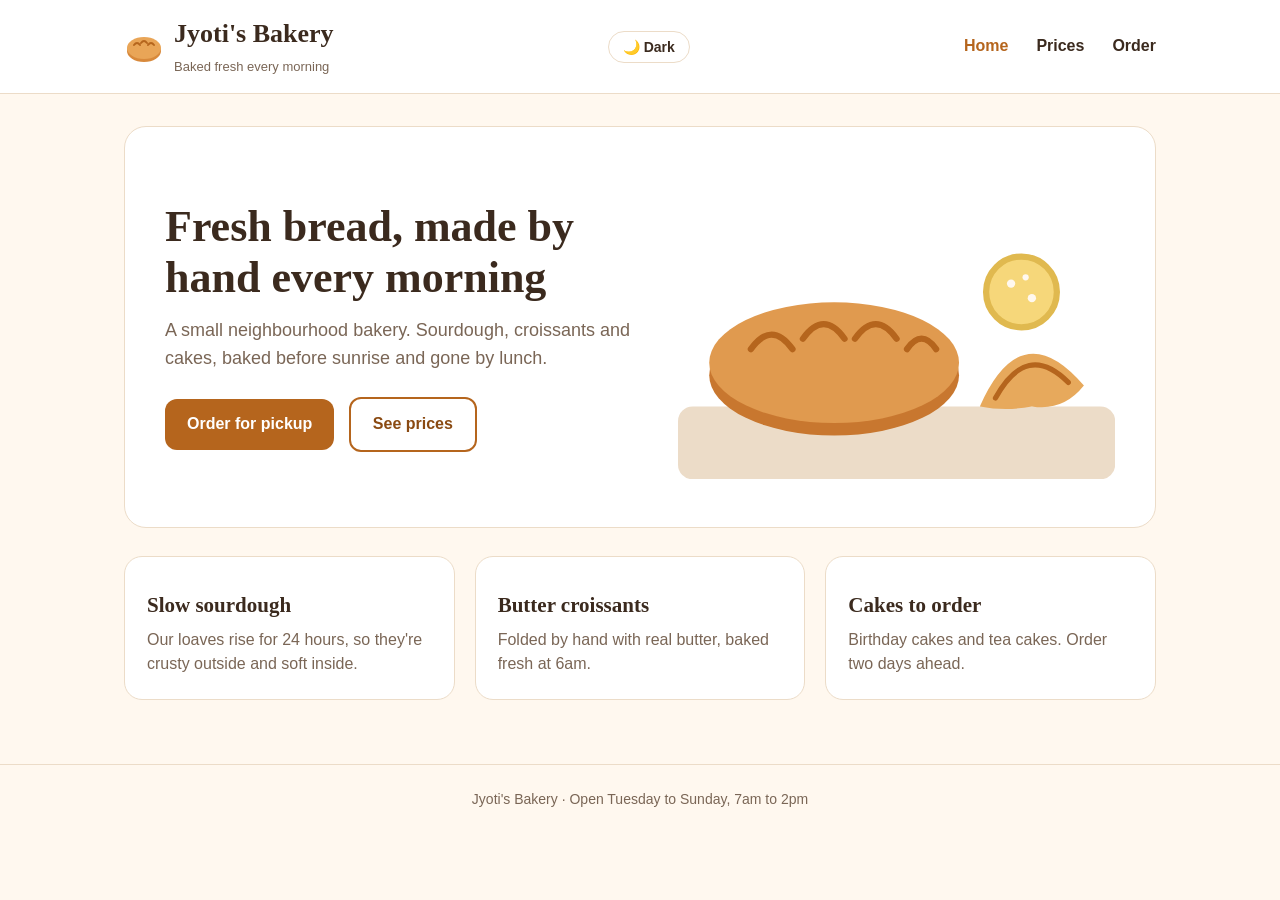
<file: index.html>
<!DOCTYPE html>
<html lang="en">
<head>
  <meta charset="utf-8">
  <meta name="viewport" content="width=device-width, initial-scale=1">
  <title>Home | Jyoti's Bakery</title>
  <script src="theme.js"></script>
  <link rel="stylesheet" href="styles.css">
</head>
<body>
<header class="site-header">
  <div class="header-inner">
    <a class="brand" href="index.html">
      <svg width="40" height="40" viewBox="0 0 40 40" aria-hidden="true"><ellipse cx="20" cy="24" rx="17" ry="11" fill="#d8893b"/><ellipse cx="20" cy="21" rx="17" ry="11" fill="#e9a557"/><path d="M10 18 q3 -4 6 0 M17 16 q3 -4 6 0 M24 18 q3 -4 6 0" stroke="#b5651d" stroke-width="2" fill="none" stroke-linecap="round"/></svg>
      <span><span class="brand-name">Jyoti's Bakery</span><br><span class="brand-tag">Baked fresh every morning</span></span>
    </a>
    <div class="header-actions">
      <button class="theme-toggle" type="button" aria-label="Toggle dark mode">🌙 Dark</button>
      <button class="menu-button" aria-expanded="false" aria-controls="site-nav">&#9776; Menu</button>
    </div>
    <nav id="site-nav">
      <ul>
        <li><a href="index.html" class="active">Home</a></li>
        <li><a href="prices.html">Prices</a></li>
        <li><a href="order.html">Order</a></li>
      </ul>
    </nav>
  </div>
</header>
<main>
<section class="hero">
  <div>
    <h1>Fresh bread, made by hand every morning</h1>
    <p>A small neighbourhood bakery. Sourdough, croissants and cakes, baked before sunrise and gone by lunch.</p>
    <a class="btn" href="order.html">Order for pickup</a>
    <a class="btn secondary" href="prices.html">See prices</a>
  </div>
  <div><svg viewBox="0 0 420 300" width="100%" role="img" aria-label="Fresh bread and pastries">
  <rect x="0" y="230" width="420" height="70" rx="14" fill="#ecdcc8"/>
  <ellipse cx="150" cy="200" rx="120" ry="58" fill="#c8772f"/>
  <ellipse cx="150" cy="188" rx="120" ry="58" fill="#e09a4f"/>
  <path d="M70 175 q20 -28 40 0 M120 165 q20 -28 40 0 M170 165 q20 -28 40 0 M220 175 q14 -20 28 0" stroke="#b5651d" stroke-width="6" fill="none" stroke-linecap="round"/>
  <path d="M290 230 q40 -90 100 -20 q-20 25 -50 20 q-25 5 -50 0z" fill="#e7a95c"/>
  <path d="M305 222 q30 -55 70 -15" stroke="#b5651d" stroke-width="5" fill="none" stroke-linecap="round"/>
  <circle cx="330" cy="120" r="34" fill="#f6d77a"/>
  <circle cx="330" cy="120" r="34" fill="none" stroke="#e0b94f" stroke-width="6"/>
  <circle cx="320" cy="112" r="4" fill="#fff8ef"/><circle cx="340" cy="126" r="4" fill="#fff8ef"/><circle cx="334" cy="106" r="3" fill="#fff8ef"/>
</svg></div>
</section>
<section class="cards">
  <div class="card"><h3>Slow sourdough</h3><p>Our loaves rise for 24 hours, so they're crusty outside and soft inside.</p></div>
  <div class="card"><h3>Butter croissants</h3><p>Folded by hand with real butter, baked fresh at 6am.</p></div>
  <div class="card"><h3>Cakes to order</h3><p>Birthday cakes and tea cakes. Order two days ahead.</p></div>
</section>
</main>
<footer>Jyoti's Bakery &middot; Open Tuesday to Sunday, 7am to 2pm</footer>
<script src="menu.js"></script>
</body>
</html>
</file>
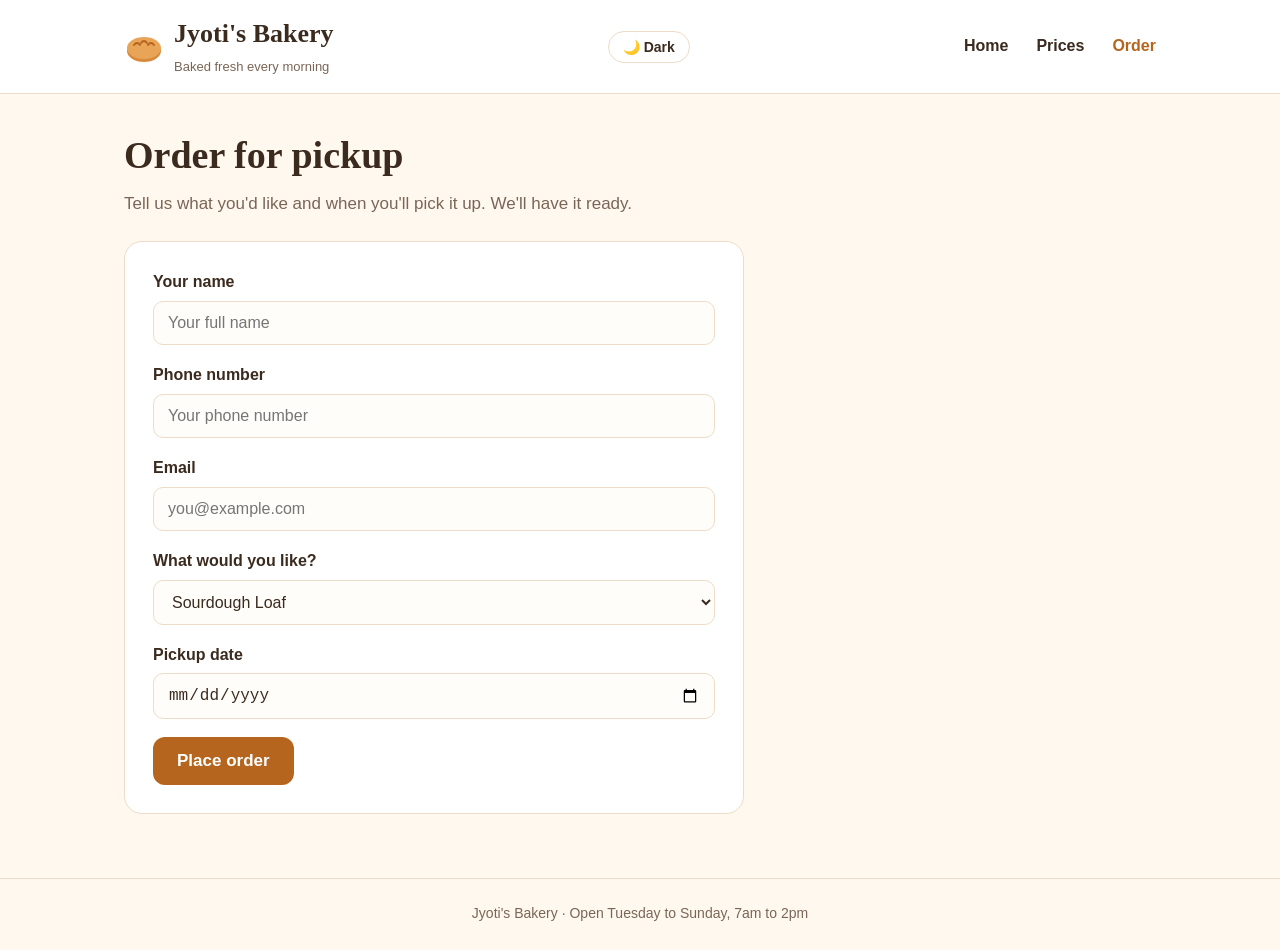
<file: order.html>
<!DOCTYPE html>
<html lang="en">
<head>
  <meta charset="utf-8">
  <meta name="viewport" content="width=device-width, initial-scale=1">
  <title>Order | Jyoti's Bakery</title>
  <script src="theme.js"></script>
  <link rel="stylesheet" href="styles.css">
</head>
<body>
<header class="site-header">
  <div class="header-inner">
    <a class="brand" href="index.html">
      <svg width="40" height="40" viewBox="0 0 40 40" aria-hidden="true"><ellipse cx="20" cy="24" rx="17" ry="11" fill="#d8893b"/><ellipse cx="20" cy="21" rx="17" ry="11" fill="#e9a557"/><path d="M10 18 q3 -4 6 0 M17 16 q3 -4 6 0 M24 18 q3 -4 6 0" stroke="#b5651d" stroke-width="2" fill="none" stroke-linecap="round"/></svg>
      <span><span class="brand-name">Jyoti's Bakery</span><br><span class="brand-tag">Baked fresh every morning</span></span>
    </a>
    <div class="header-actions">
      <button class="theme-toggle" type="button" aria-label="Toggle dark mode">🌙 Dark</button>
      <button class="menu-button" aria-expanded="false" aria-controls="site-nav">&#9776; Menu</button>
    </div>
    <nav id="site-nav">
      <ul>
        <li><a href="index.html">Home</a></li>
        <li><a href="prices.html">Prices</a></li>
        <li><a href="order.html" class="active">Order</a></li>
      </ul>
    </nav>
  </div>
</header>
<main>
<h1 class="page-title">Order for pickup</h1>
<p class="page-sub">Tell us what you'd like and when you'll pick it up. We'll have it ready.</p>
<form class="order" onsubmit="event.preventDefault(); document.getElementById('thanks').hidden = false;">
  <div class="field"><label for="name">Your name</label><input id="name" name="name" type="text" placeholder="Your full name" required></div>
  <div class="field"><label for="phone">Phone number</label><input id="phone" name="phone" type="tel" placeholder="Your phone number" required></div>
  <div class="field"><label for="email">Email</label><input id="email" name="email" type="email" placeholder="you@example.com" required></div>
  <div class="field"><label for="item">What would you like?</label>
    <select id="item" name="item">
      <option>Sourdough Loaf</option><option>Seeded Rye</option><option>Butter Croissant (box of 6)</option>
      <option>Almond Croissant (box of 6)</option><option>Lemon Tea Cake</option><option>Chocolate Cake</option>
    </select></div>
  <div class="field"><label for="pickup">Pickup date</label><input id="pickup" name="pickup" type="date" required></div>
  <button type="submit">Place order</button>
  <p id="thanks" hidden>Thanks! Your order is in. See you at pickup.</p>
</form>
</main>
<footer>Jyoti's Bakery &middot; Open Tuesday to Sunday, 7am to 2pm</footer>
<script src="menu.js"></script>
</body>
</html>
</file>
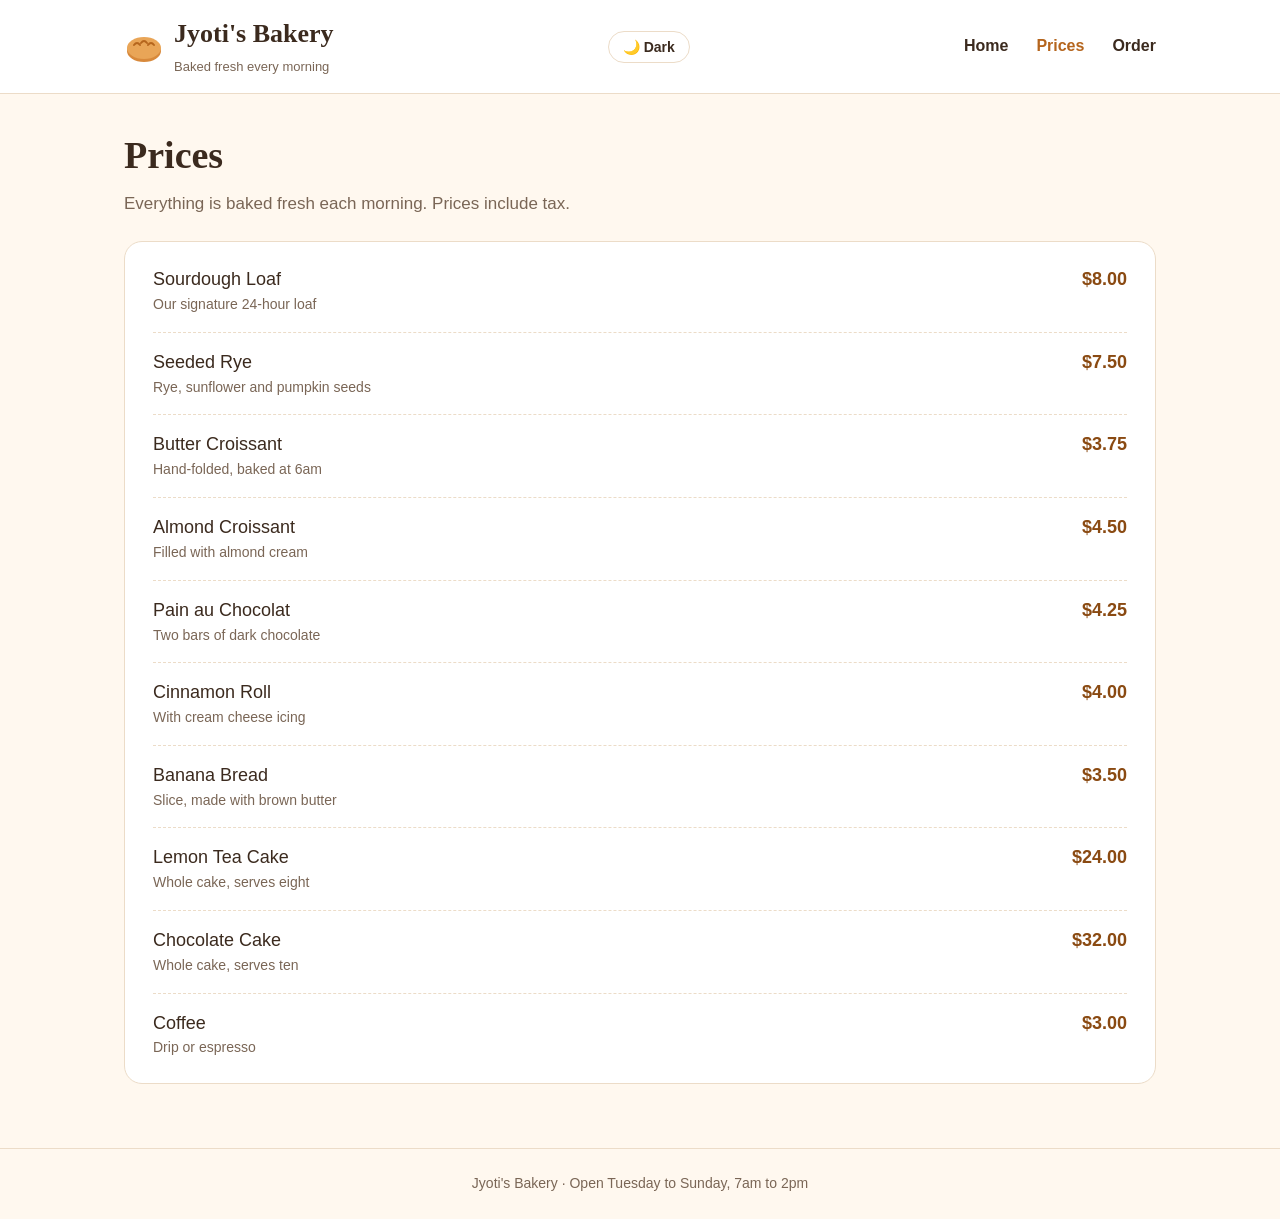
<file: prices.html>
<!DOCTYPE html>
<html lang="en">
<head>
  <meta charset="utf-8">
  <meta name="viewport" content="width=device-width, initial-scale=1">
  <title>Prices | Jyoti's Bakery</title>
  <script src="theme.js"></script>
  <link rel="stylesheet" href="styles.css">
</head>
<body>
<header class="site-header">
  <div class="header-inner">
    <a class="brand" href="index.html">
      <svg width="40" height="40" viewBox="0 0 40 40" aria-hidden="true"><ellipse cx="20" cy="24" rx="17" ry="11" fill="#d8893b"/><ellipse cx="20" cy="21" rx="17" ry="11" fill="#e9a557"/><path d="M10 18 q3 -4 6 0 M17 16 q3 -4 6 0 M24 18 q3 -4 6 0" stroke="#b5651d" stroke-width="2" fill="none" stroke-linecap="round"/></svg>
      <span><span class="brand-name">Jyoti's Bakery</span><br><span class="brand-tag">Baked fresh every morning</span></span>
    </a>
    <div class="header-actions">
      <button class="theme-toggle" type="button" aria-label="Toggle dark mode">🌙 Dark</button>
      <button class="menu-button" aria-expanded="false" aria-controls="site-nav">&#9776; Menu</button>
    </div>
    <nav id="site-nav">
      <ul>
        <li><a href="index.html">Home</a></li>
        <li><a href="prices.html" class="active">Prices</a></li>
        <li><a href="order.html">Order</a></li>
      </ul>
    </nav>
  </div>
</header>
<main>
<h1 class="page-title">Prices</h1>
<p class="page-sub">Everything is baked fresh each morning. Prices include tax.</p>
<section class="price-list">
  <div class="price-row"><span class="item">Sourdough Loaf<small>Our signature 24-hour loaf</small></span><span class="price">$8.00</span></div>
  <div class="price-row"><span class="item">Seeded Rye<small>Rye, sunflower and pumpkin seeds</small></span><span class="price">$7.50</span></div>
  <div class="price-row"><span class="item">Butter Croissant<small>Hand-folded, baked at 6am</small></span><span class="price">$3.75</span></div>
  <div class="price-row"><span class="item">Almond Croissant<small>Filled with almond cream</small></span><span class="price">$4.50</span></div>
  <div class="price-row"><span class="item">Pain au Chocolat<small>Two bars of dark chocolate</small></span><span class="price">$4.25</span></div>
  <div class="price-row"><span class="item">Cinnamon Roll<small>With cream cheese icing</small></span><span class="price">$4.00</span></div>
  <div class="price-row"><span class="item">Banana Bread<small>Slice, made with brown butter</small></span><span class="price">$3.50</span></div>
  <div class="price-row"><span class="item">Lemon Tea Cake<small>Whole cake, serves eight</small></span><span class="price">$24.00</span></div>
  <div class="price-row"><span class="item">Chocolate Cake<small>Whole cake, serves ten</small></span><span class="price">$32.00</span></div>
  <div class="price-row"><span class="item">Coffee<small>Drip or espresso</small></span><span class="price">$3.00</span></div>
</section>
</main>
<footer>Jyoti's Bakery &middot; Open Tuesday to Sunday, 7am to 2pm</footer>
<script src="menu.js"></script>
</body>
</html>
</file>
<file: styles.css>
:root {
  --cream: #fff8ef;
  --paper: #ffffff;
  --crust: #b5651d;
  --crust-dark: #8a4a12;
  --cocoa: #3b2a1e;
  --muted: #7a6656;
  --line: #ecdcc8;
  --butter: #f6d77a;
  --input-bg: #fffdf9;
  --theme-toggle-bg: transparent;
  --theme-toggle-border: var(--line);
  --theme-toggle-color: var(--cocoa);
}

[data-theme="dark"] {
  --cream: #26211d;
  --paper: #342c26;
  --crust: #e0964c;
  --crust-dark: #f5af64;
  --cocoa: #fbf5ee;
  --muted: #c9b9ac;
  --line: #4e4036;
  --butter: #f6d77a;
  --input-bg: #2b2520;
  --theme-toggle-bg: #3d342d;
  --theme-toggle-border: #5d4d42;
  --theme-toggle-color: #fbf5ee;
}

@media (prefers-color-scheme: dark) {
  :root:not([data-theme="light"]) {
    --cream: #26211d;
    --paper: #342c26;
    --crust: #e0964c;
    --crust-dark: #f5af64;
    --cocoa: #fbf5ee;
    --muted: #c9b9ac;
    --line: #4e4036;
    --butter: #f6d77a;
    --input-bg: #2b2520;
    --theme-toggle-bg: #3d342d;
    --theme-toggle-border: #5d4d42;
    --theme-toggle-color: #fbf5ee;
  }
}
* { box-sizing: border-box; }
body {
  margin: 0;
  font-family: "Segoe UI", Roboto, Helvetica, Arial, sans-serif;
  background: var(--cream);
  color: var(--cocoa);
  line-height: 1.55;
}
a { color: var(--crust-dark); }
header.site-header {
  background: var(--paper);
  border-bottom: 1px solid var(--line);
  position: sticky; top: 0; z-index: 10;
}
.header-inner {
  max-width: 1080px; margin: 0 auto; padding: 14px 24px;
  display: flex; align-items: center; justify-content: space-between;
}
.brand { display: flex; align-items: center; gap: 10px; text-decoration: none; color: var(--cocoa); }
.brand-name { font-family: Georgia, "Times New Roman", serif; font-size: 26px; font-weight: 700; }
.brand-tag { font-size: 13px; color: var(--muted); }
nav#site-nav ul { list-style: none; margin: 0; padding: 0; display: flex; gap: 28px; }
nav#site-nav a { text-decoration: none; color: var(--cocoa); font-weight: 600; font-size: 16px; }
nav#site-nav a.active, nav#site-nav a:hover { color: var(--crust); }
.menu-button {
  display: none; background: var(--crust); color: #fff; border: 0; border-radius: 10px;
  padding: 10px 14px; font-size: 16px; font-weight: 600; cursor: pointer;
}
main { max-width: 1080px; margin: 0 auto; padding: 32px 24px 64px; }
.hero {
  display: grid; grid-template-columns: 1.1fr 1fr; gap: 32px; align-items: center;
  background: var(--paper); border: 1px solid var(--line); border-radius: 22px; padding: 40px;
}
.hero h1 { font-family: Georgia, serif; font-size: 44px; line-height: 1.15; margin: 0 0 14px; }
.hero p { font-size: 18px; color: var(--muted); margin: 0 0 24px; }
.btn {
  display: inline-block; background: var(--crust); color: #fff; text-decoration: none;
  padding: 13px 22px; border-radius: 12px; font-weight: 700;
}
.btn.secondary { background: transparent; color: var(--crust-dark); border: 2px solid var(--crust); margin-left: 10px; }
.cards { display: grid; grid-template-columns: repeat(3, 1fr); gap: 20px; margin-top: 28px; }
.card { background: var(--paper); border: 1px solid var(--line); border-radius: 18px; padding: 22px; }
.card h3 { margin: 10px 0 6px; font-family: Georgia, serif; font-size: 21px; }
.card p { margin: 0; color: var(--muted); }
.price-list { background: var(--paper); border: 1px solid var(--line); border-radius: 18px; padding: 8px 28px; }
.price-row { display: flex; justify-content: space-between; padding: 16px 0; border-bottom: 1px dashed var(--line); font-size: 18px; }
.price-row:last-child { border-bottom: 0; }
.price-row .item small { display: block; color: var(--muted); font-size: 14px; }
.price-row .price { font-weight: 700; color: var(--crust-dark); }
h1.page-title { font-family: Georgia, serif; font-size: 38px; margin: 0 0 6px; }
p.page-sub { color: var(--muted); margin: 0 0 24px; font-size: 17px; }
form.order { background: var(--paper); border: 1px solid var(--line); border-radius: 18px; padding: 28px; max-width: 620px; }
.field { margin-bottom: 18px; }
.field label { display: block; font-weight: 700; margin-bottom: 6px; }
.field input, .field select {
  width: 100%; padding: 12px 14px; font-size: 16px; border: 1px solid var(--line);
  border-radius: 10px; background: var(--input-bg); color: var(--cocoa);
}
.header-actions {
  display: flex; align-items: center; gap: 12px;
}
.theme-toggle {
  background: var(--theme-toggle-bg);
  border: 1px solid var(--theme-toggle-border);
  color: var(--theme-toggle-color);
  border-radius: 9999px;
  padding: 8px 14px;
  font-size: 14px;
  font-weight: 600;
  cursor: pointer;
  display: inline-flex;
  align-items: center;
  gap: 6px;
  line-height: 1;
  transition: background 0.15s ease, border-color 0.15s ease, color 0.15s ease;
}
.theme-toggle:hover {
  border-color: var(--crust);
}
form.order button { background: var(--crust); color: #fff; border: 0; padding: 14px 24px; border-radius: 12px; font-size: 17px; font-weight: 700; cursor: pointer; }
footer { text-align: center; color: var(--muted); font-size: 14px; padding: 24px; border-top: 1px solid var(--line); }
@media (max-width: 600px) {
  .menu-button { display: inline-block; }
  nav#site-nav { display: none; position: absolute; top: 100%; left: 0; right: 0; background: var(--paper); border-bottom: 1px solid var(--line); box-shadow: 0 4px 12px rgba(0,0,0,0.1); }
  nav#site-nav.open { display: block; }
  nav#site-nav ul { flex-direction: column; gap: 0; padding: 8px 24px 16px; }
  nav#site-nav li { padding: 12px 0; border-bottom: 1px solid var(--line); }
  .brand-tag { display: none; }
  .hero { grid-template-columns: 1fr; padding: 24px; }
  .hero h1 { font-size: 32px; }
  .cards { grid-template-columns: 1fr; }
  .btn.secondary { margin-left: 0; margin-top: 10px; }
}
</file>
